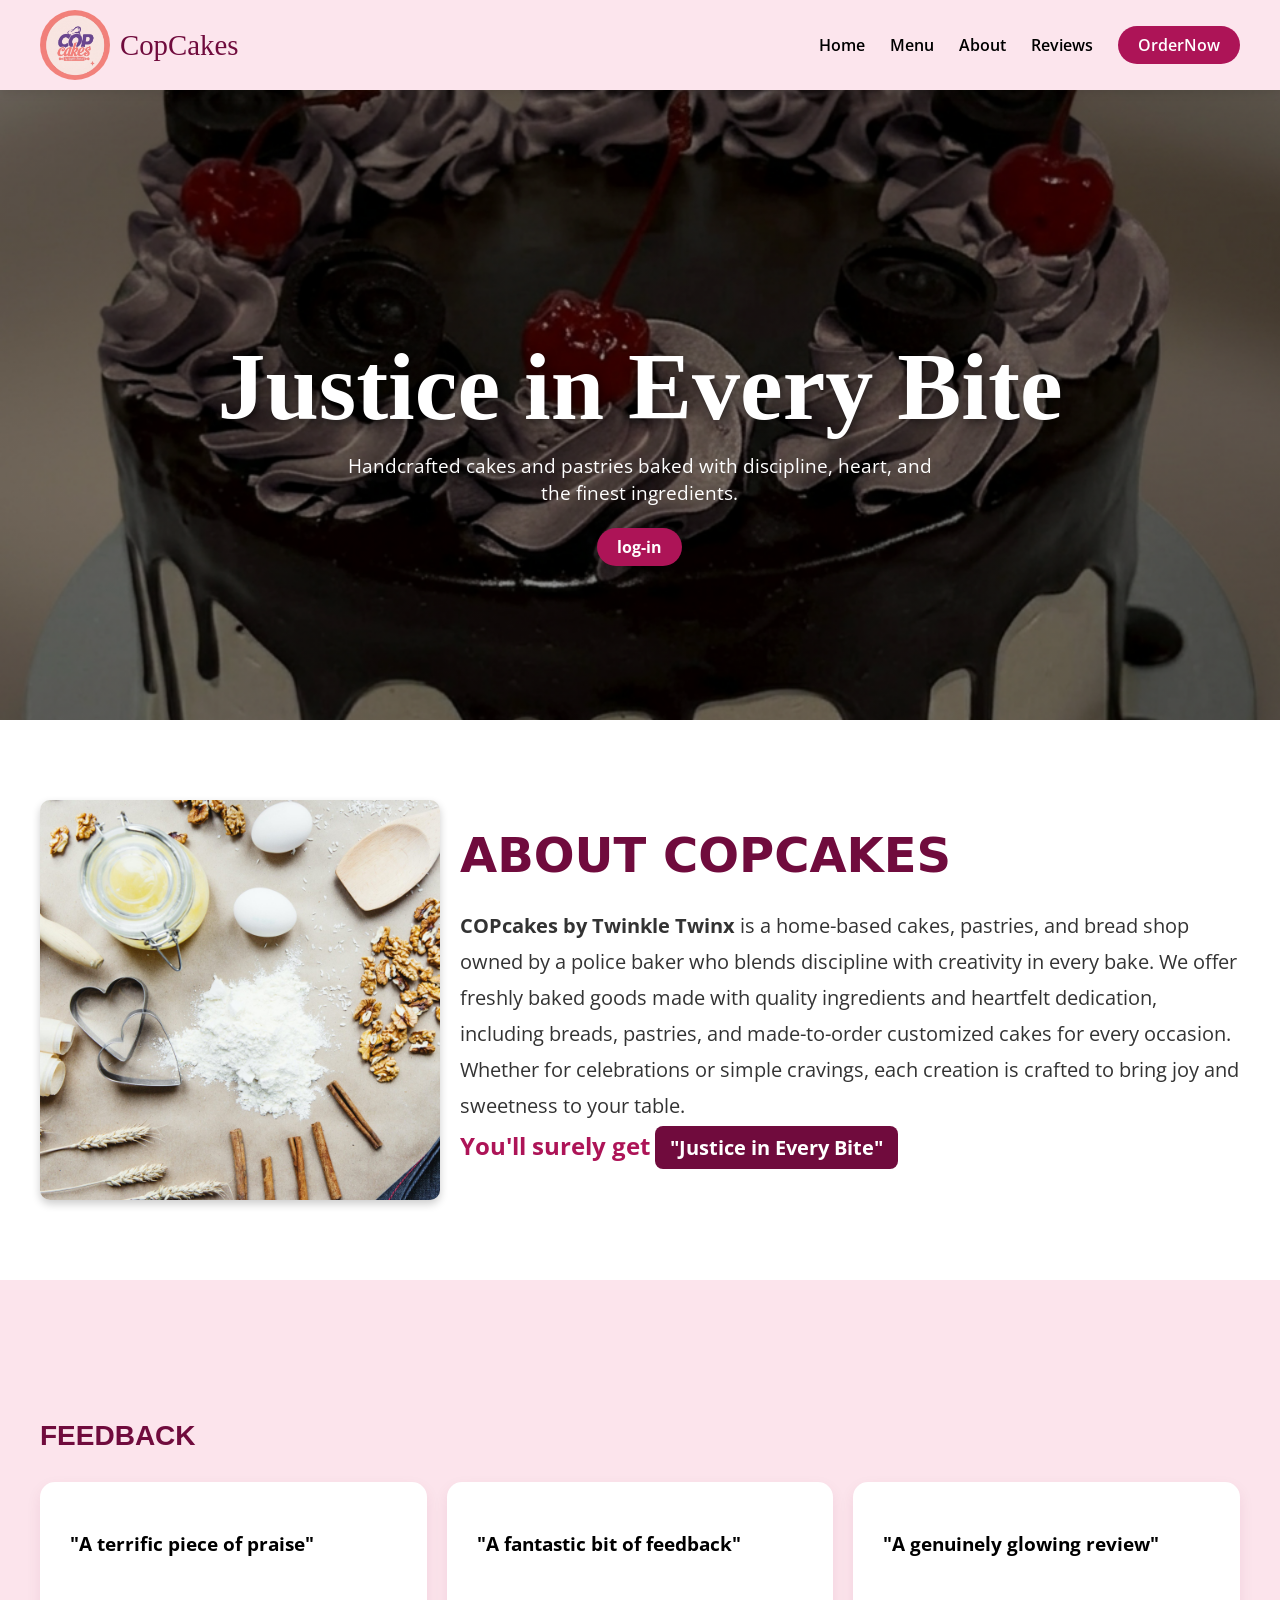
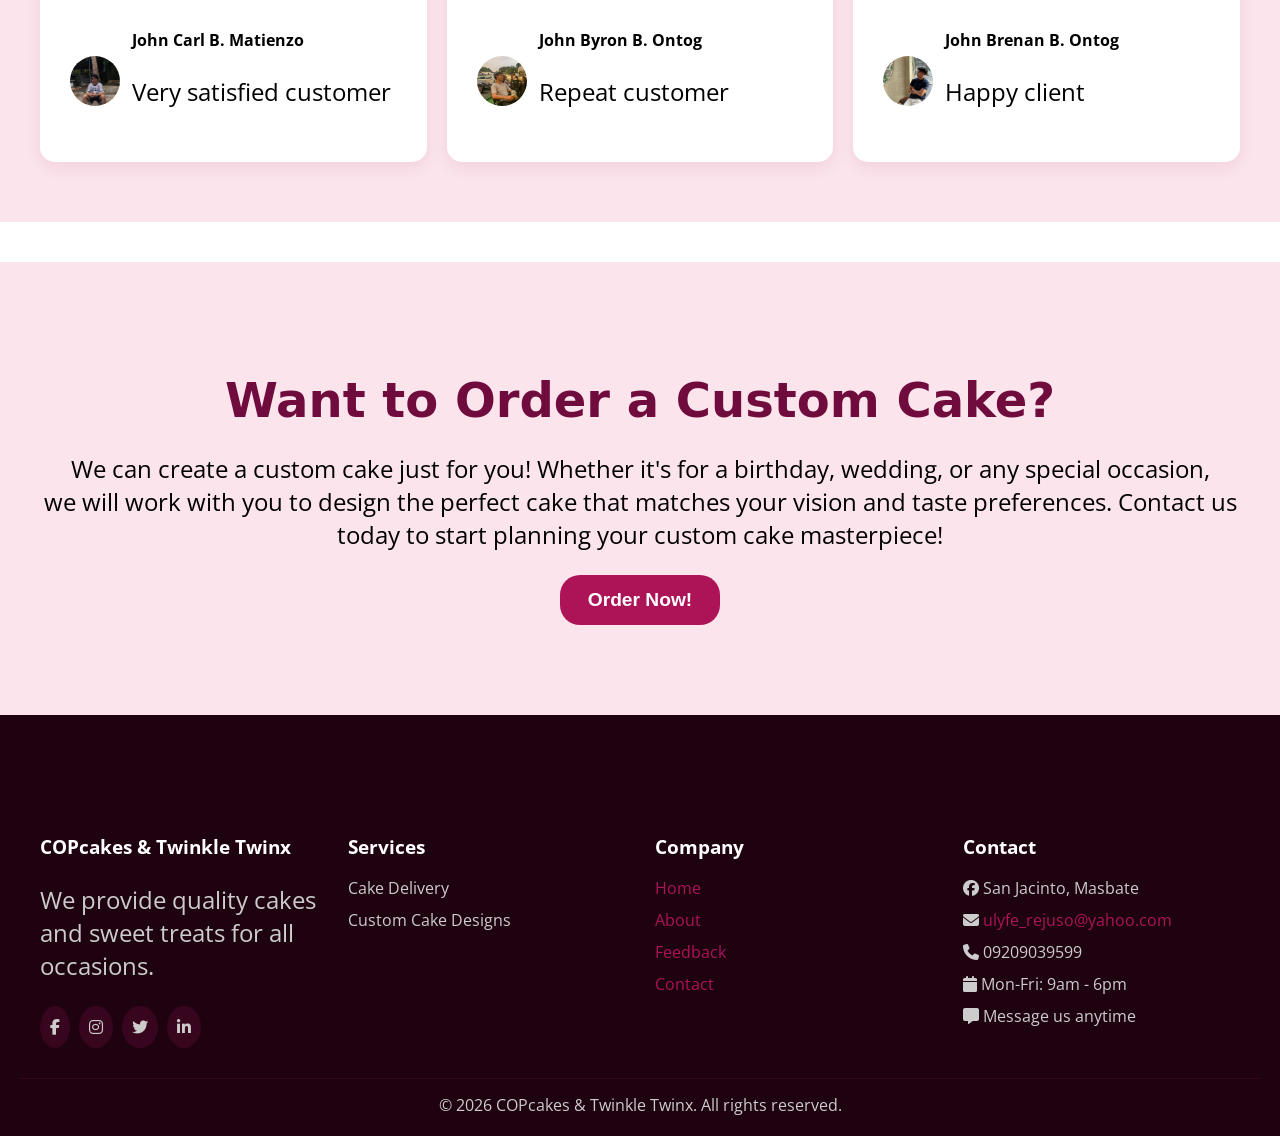
<file: index.html>
<!DOCTYPE html>
<html lang="en">
<head>
    <meta charset="UTF-8">
    <meta name="viewport" content="width=device-width, initial-scale=1.0">
    <title>Cake Website</title>
    <link href="https://fonts.googleapis.com/css2?family=Irish+Grover&family=Open+Sans:wght@400;700&display=swap" rel="stylesheet">
    <link rel="stylesheet" href="https://cdnjs.cloudflare.com/ajax/libs/font-awesome/6.5.1/css/all.min.css">
    <link rel="stylesheet" type="text/css" href="stylepage1.css">
    <script src="Javascript.js" defer></script>
</head>
<body>

<nav class="navbar">
    <div class="flex-container">
        <a href="#home" class="logo-area">
            <img src="Copcakes logo/COPCAKES LOGO.png" alt="CopCakes Logo" class="logo-img">
            <span class="brand-name">CopCakes</span>
        </a>
        
        <ul class="menu-items-wrapper">
            <li><a href="#home">Home</a></li>
            <li><a href="OrderNow.html">Menu</a></li>
            <li><a href="#about">About</a></li>
            <li><a href="#feedback">Reviews</a></li>
            <li><a href="#Contact" class="nav-cta">OrderNow</a></li>
        </ul>
    </div>
</nav>

<section id="home" class="hero-banner">
    <div class="hero-content">
        <h1 class="hero-title">Justice in Every Bite</h1>
        <p class="hero-subtitle">Handcrafted cakes and pastries baked with discipline, heart, and the finest ingredients.</p>
        <div class="hero-btns">
            <a href="#" class="login-btn" onclick="openLoginModal()">log-in</a>
        </div>
    </div>
</section>

<div id="loginModal" class="login-modal">
  <div class="login-box">
    <span class="close-login" onclick="closeLoginModal()"> &times; </span>
    <h2>WELCOME</h2>
    <input type="text" placeholder="Username">
    <input type="password" placeholder="Password">
    <button class="login-submit"> LOG IN </button>
    <p class="create-account"> Don't have an account? <a href="#">Create Account</a></p>
  </div>
</div>

<section id="about" class="about-section">
  <div class="about-container">
    <img class="about-image" src="Picture baking/Baking.jpg" alt="About Image">
    <div>
      <h2 class="about-title">ABOUT COPCAKES</h2>
      <p class="about-text">
        <strong>COPcakes by Twinkle Twinx</strong> is a home-based cakes, pastries, and bread shop 
        owned by a police baker who blends discipline with creativity in every bake. 
        We offer freshly baked goods made with quality ingredients and heartfelt dedication, 
        including breads, pastries, and made-to-order customized cakes for every occasion. 
        Whether for celebrations or simple cravings, each creation is crafted to bring joy 
        and sweetness to your table.<br><span class="about-slogan">You'll surely get</span> <span class="about-slogan1"><strong>"Justice in Every Bite"</strong></span>
      </p>
    </div>
  </div>
</section>

<section id="feedback" class="feedback-section">
  <h2 class="feedback-title">FEEDBACK</h2>
  <div class="feedback-container">
    <div class="feedback-card">
      <h3>"A terrific piece of praise"</h3>
      <div class="feedback-user">
        <img src="Feedback Pics/John Carl B. Matienzo.jpg" alt="User">
        <div>
          <strong>John Carl B. Matienzo</strong>
          <p>Very satisfied customer</p>
        </div>
      </div>
    </div>

    <div class="feedback-card">
      <h3>"A fantastic bit of feedback"</h3>
      <div class="feedback-user">
        <img src="Feedback Pics/John Byron B. Ontog.jpg" alt="User">
        <div>
          <strong>John Byron B. Ontog</strong>
          <p>Repeat customer</p>
        </div>
      </div>
    </div>

    <div class="feedback-card">
      <h3>"A genuinely glowing review"</h3>
      <div class="feedback-user">
        <img src="Feedback Pics/John Brenan B. Ontog.jpg" alt="User">
        <div>
          <strong>John Brenan B. Ontog</strong>
          <p>Happy client</p>
        </div>
      </div>
    </div>
  </div>
</section>

<section id="Contact" class="cta-section">
  <h1 class="cta-title"> Want to Order a Custom Cake? </h1>
  <p>
    We can create a custom cake just for you! Whether it's for a birthday, wedding, or any special occasion, 
    <br> we will work with you to design the perfect cake that matches your vision and taste preferences. 
    Contact us today to start planning your custom cake masterpiece!
  </p>
  <button class="cta-button"><a href="OrderNow.html"> Order Now! </a></button>
</section>

<footer>
  <div class="footer-container">
    <div class="footer-column">
        <h3>COPcakes & Twinkle Twinx</h3>
        <p>We provide quality cakes and sweet treats for all occasions.</p>
        <div class="social-icons">
            <span><i class="fab fa-facebook-f"></i></span>
            <span><i class="fab fa-instagram"></i></span>
            <span><i class="fab fa-twitter"></i></span>
            <span><i class="fab fa-linkedin-in"></i></span>
        </div>
    </div>

    <div class="footer-column">
        <h3>Services</h3>
        <ul>
            <li>Cake Delivery</li>
            <li>Custom Cake Designs</li>
        </ul>
    </div>

    <div class="footer-column">
        <h3>Company</h3>
        <ul class="menu-bottom">
            <li class="menu-item-botton"><a href="#home">Home</a></li>
            <li class="menu-item-botton"><a href="#about">About</a></li>
            <li class="menu-item-botton"><a href="#feedback">Feedback</a></li>
            <li class="menu-item-botton"><a href="#Contact">Contact</a></li>
        </ul>
    </div>

    <div class="footer-column">
        <h3>Contact</h3>
        <ul class="contact-info">
            <li><i class="fa-brands fa-facebook"></i> San Jacinto, Masbate</li>
            <li class="link-email"><i class="fa-solid fa-envelope"></i> <a href="https://mail.google.com/mail/u/0/#search/ulyfe_rejuso%40yahoo.com">ulyfe_rejuso@yahoo.com</a></li>
            <li><i class="fa-solid fa-phone"></i> 09209039599</li>
            <li><i class="fa-solid fa-calendar"></i> Mon-Fri: 9am - 6pm</li>
            <li><i class="fa-solid fa-message"></i> Message us anytime</li>
        </ul>
    </div>
  </div>
  <div class="footer-bottom">
    © 2026 COPcakes & Twinkle Twinx. All rights reserved.
  </div>
</footer>

</body>
</html>
</file>
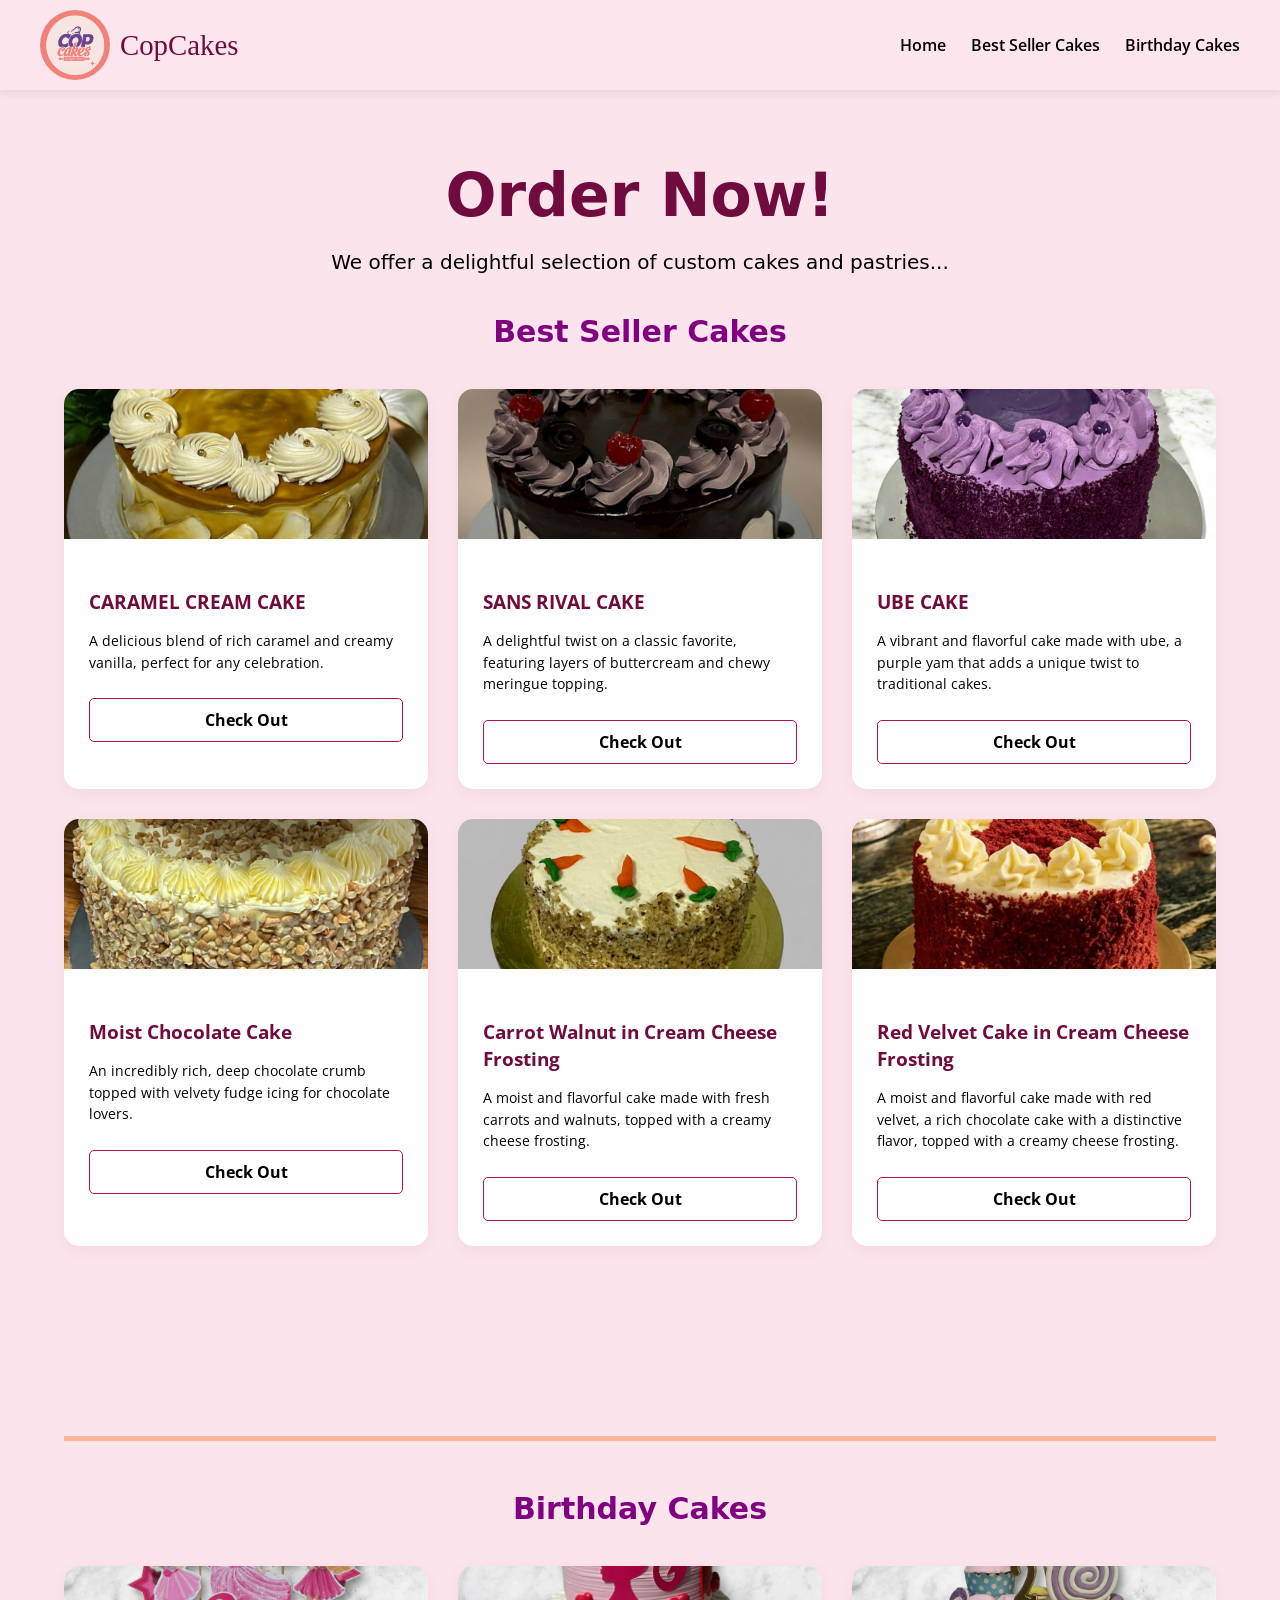
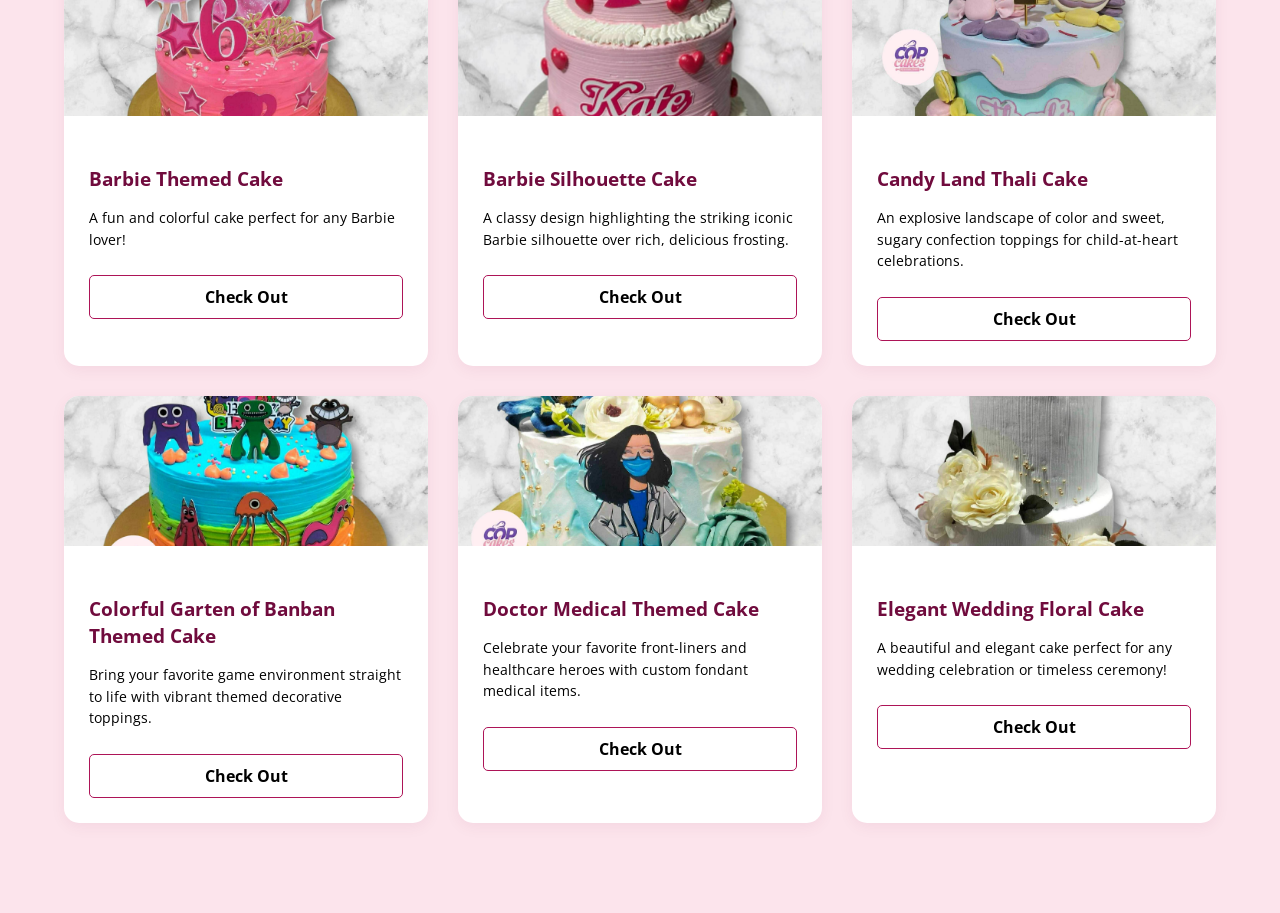
<file: OrderNow.html>
<!DOCTYPE html>
<html lang="en">
<head>
    <meta charset="UTF-8">
    <meta name="viewport" content="width=device-width, initial-scale=1.0">
    <link rel="stylesheet" href="stylepage1.css">
    <link href="https://fonts.googleapis.com/css2?family=Irish+Grover&family=Open+Sans:wght@400;700&display=swap" rel="stylesheet">
    <title>Copcakes - Caramel Cream Cake</title>
</head>
<body>

<nav class="navbar">
    <div class="flex-container">
        <a href="index.html#home" class="logo-area">
            <img src="Copcakes logo/COPCAKES LOGO.png" alt="CopCakes Logo" class="logo-img">
            <span class="brand-name">CopCakes</span>
        </a>
        
        <ul class="menu-items-wrapper">
            <li class="menu-item"><a href="index.html">Home</a></li>
            <li class="menu-item"><a href="#best-seller">Best Seller Cakes</a></li>
            <li class="menu-item"><a href="#birthday-cakes">Birthday Cakes</a></li>
        </ul>
    </div>
</nav>

<section id="best-seller" class="services-container" >
    
    <h2> Order Now! </h2>
    <p class="subtitle">We offer a delightful selection of custom cakes and pastries...</p>
    <h3 style="font-family: 'Irish Grover', system-ui; font-size: clamp(24px, 5vw, 30px); color: purple; margin: 20px 0;"> Best Seller Cakes </h3>

    <div class="services-grid">
        <div class="service-card">
            <div>
                <img src="Cakes/Fancy cakes/CARAMEL CREAM CAKE.png" alt="Caramel Cream Cake" class="header-image">
            </div>
            <div class="card-body">
                <h3>CARAMEL CREAM CAKE</h3>
                <p>A delicious blend of rich caramel and creamy vanilla, perfect for any celebration.</p>
                <a href="#" class="check-out-btn">Check Out</a>
            </div>
        </div>

        <div class="service-card">
            <div>
                <img src="Cakes/Fancy cakes/SANS RIVAL CAKE.png" alt="Sans Rival Cake" class="header-image">
            </div>
            <div class="card-body">
                <h3>SANS RIVAL CAKE</h3>
                <p>A delightful twist on a classic favorite, featuring layers of buttercream and chewy meringue topping.</p>
                <a href="#" class="check-out-btn">Check Out</a>
            </div>
        </div>

        <div class="service-card">
            <div>
                <img src="Cakes/Fancy cakes/UBE CAKE.png" alt="Ube Cake" class="header-image">
            </div>
            <div class="card-body">
                <h3>UBE CAKE</h3>
                <p>A vibrant and flavorful cake made with ube, a purple yam that adds a unique twist to traditional cakes.</p>
                <a href="#" class="check-out-btn">Check Out</a>
            </div>
        </div>

        <div class="service-card">
            <div>
                <img src="Cakes/Fancy cakes/MOIST CHOCOLATE CAKE.png" alt="Moist Chocolate Cake" class="header-image">
            </div>
            <div class="card-body">
                <h3>Moist Chocolate Cake</h3>
                <p>An incredibly rich, deep chocolate crumb topped with velvety fudge icing for chocolate lovers.</p>
                <a href="#" class="check-out-btn">Check Out</a>
            </div>
        </div>

         <div class="service-card">
            <div>
                <img src="Cakes/Fancy cakes/CARROT WALLNUT CAKE.png" alt="Carrot Walnut in Cream Cheese Frosting" class="header-image">
            </div>
            <div class="card-body">
                <h3>Carrot Walnut in Cream Cheese Frosting</h3>
                <p>A moist and flavorful cake made with fresh carrots and walnuts, topped with a creamy cheese frosting.</p>
                <a href="#" class="check-out-btn">Check Out</a>
            </div>
        </div>
        
        <div class="service-card">
            <div>
                <img src="Cakes/Fancy cakes/RED VELVET CAKE.png" alt="Red Velvet Cake in Cream Cheese Frosting" class="header-image">
            </div>
            <div class="card-body">
                <h3>Red Velvet Cake in Cream Cheese Frosting</h3>
                <p>A moist and flavorful cake made with red velvet, a rich chocolate cake with a distinctive flavor, topped with a creamy cheese frosting.</p>
                <a href="#" class="check-out-btn">Check Out</a>
            </div>
        </div>
    </div>
</section>

<section id="birthday-cakes" class="services-container">
    <hr style="margin: 50px 0; border: none; border-top: 5px solid #FFB399;">
    <h3 style="font-family: 'Irish Grover', system-ui; font-size: clamp(24px, 5vw, 30px); color: purple; margin: 20px 0; text-align: center;"> Birthday Cakes </h3>
    
    <div class="services-grid">
        <div class="service-card">
            <div>
                <img src="Cakes/Bday Cakes/Barbie themed cake.png" alt="Barbie Themed Cake" class="header-image">
            </div>
            <div class="card-body">
                <h3>Barbie Themed Cake</h3>
                <p>A fun and colorful cake perfect for any Barbie lover!</p>
                <a href="#" class="check-out-btn">Check Out</a>
            </div>
        </div>

         <div class="service-card">
            <div>
                <img src="Cakes/Bday Cakes/Barbie_Silhouette_Kate_Cake.png" alt="Barbie Silhouette Kate Cake" class="header-image">
            </div>
            <div class="card-body">
                <h3>Barbie Silhouette Cake</h3>
                <p>A classy design highlighting the striking iconic Barbie silhouette over rich, delicious frosting.</p>
                <a href="#" class="check-out-btn">Check Out</a>
            </div>
        </div>
        
        <div class="service-card">
            <div>
                <img src="Cakes/Bday Cakes/Candy_Land_Thali_Cake.png" alt="Candy Land Thali Cake" class="header-image">
            </div>
            <div class="card-body">
                <h3>Candy Land Thali Cake</h3>
                <p>An explosive landscape of color and sweet, sugary confection toppings for child-at-heart celebrations.</p>
                <a href="#" class="check-out-btn">Check Out</a>
            </div>
        </div>

        <div class="service-card">
            <div>
                <img src="Cakes/Bday Cakes/Colorful Garten of Banban themed cake.png" alt="Colorful Garten of Banban Themed Cake" class="header-image">
            </div>
            <div class="card-body">
                <h3>Colorful Garten of Banban Themed Cake</h3>
                <p>Bring your favorite game environment straight to life with vibrant themed decorative toppings.</p>
                <a href="#" class="check-out-btn">Check Out</a>
            </div>
        </div>
        
        <div class="service-card">
            <div>
                <img src="Cakes/Bday Cakes/DoctorMedical themed cake.png" alt="Doctor Medical Themed Cake" class="header-image">
            </div>
            <div class="card-body">
                <h3>Doctor Medical Themed Cake</h3>
                <p>Celebrate your favorite front-liners and healthcare heroes with custom fondant medical items.</p>
                <a href="#" class="check-out-btn">Check Out</a>
            </div>
        </div>

        <div class="service-card">
            <div>
                <img src="Cakes/Bday Cakes/Elegant_Wedding_Floral_Cake.png" alt="Elegant Wedding Floral Cake" class="header-image">
            </div>
            <div class="card-body">
                <h3>Elegant Wedding Floral Cake</h3>
                <p>A beautiful and elegant cake perfect for any wedding celebration or timeless ceremony!</p>
                <a href="#" class="check-out-btn">Check Out</a>
            </div>
        </div>
    </div>
</section>

</body>
</html>
</file>
<file: stylepage1.css>
/* Added Missing Global Variables */
html {
  scroll-behavior: smooth;
  scroll-padding-top: 100px; 
}

#home {
  scroll-margin-top: 100px;
}

/* Base Styles */
body {
  color: black;
  margin: 0;
  font-family: 'Open Sans', sans-serif;
}

/* Navbar Layout */
.navbar {
  position: sticky;
  top: 0;
  z-index: 1000;
  /* Soft pink image base with opacity */
  background: rgba(252, 228, 236, 0.95); 
  backdrop-filter: blur(10px);
  padding: 10px 0;
  box-shadow: 0 2px 10px rgba(0,0,0,0.1);
}

.flex-container {
  max-width: 1200px;
  margin: 0 auto;
  display: flex;
  justify-content: space-between;
  align-items: center;
  padding: 0 20px;
}

.logo-area {
  display: flex;
  align-items: center;
  text-decoration: none;
  gap: 10px;
}

.brand-name {
  font-family: 'Irish Grover', cursive;
  color: #700B3D; /* Deep Plum Magenta */
  font-size: 1.8rem;
}

.menu-items-wrapper {
  display: flex;
  list-style: none;
  gap: 25px;
  align-items: center;
}

.menu-items-wrapper a {
  text-decoration: none;
  color: black;
  font-weight: 600;
  transition: 0.3s;
}

.menu-items-wrapper a:hover { 
  color: #AD1457; /* Rich Velvet Raspberry */
}

.nav-cta {
  background: #AD1457; /* Rich Velvet Raspberry */
  color: white !important;
  padding: 8px 20px;
  border-radius: 20px;
  transition: 0.3s;
}

.nav-cta:hover {
  background-color: #4A0225 !important; /* Midnight Plum Hover */
}

/* LOGO LIST */
.logo-img {
  width: 70px;
  height: 70px;
  border-radius: 50%;
  animation: zoomIn 0.5s;
}

.logo-button {
  display: flex;
  justify-content: flex-start;
  border-radius: 50%;
  transition: all 0.3s;
  text-decoration: none;
}

.logo-button:hover {
  transform: scale(1.5);
}

p {
  justify-content: flex-start;
  font-size: 1.5rem;
  transition: all 0.3s;
}

.link-email a {
  text-decoration: none;
  color: white;
  font-size: 1rem;
}

.link-email:hover a {
  color: #F8BBD0; /* Accent Light Pink */
}

/* Hero Section */
.hero-banner {
  height: 70vh;
  background: linear-gradient(rgba(0,0,0,0.4), rgba(0,0,0,0.4)), 
              url('Cakes/Fancy cakes/SANS RIVAL CAKE.png');
  background-size: cover;
  background-position: center;
  display: flex;
  align-items: center;
  justify-content: center;
  text-align: center;
  color: white;
}

.hero-title {
  font-family: 'Irish Grover', cursive;
  font-size: clamp(3rem, 8vw, 6rem);
  margin-bottom: 10px;
  text-shadow: 2px 2px 10px rgba(0,0,0,0.5);
}

.hero-subtitle {
  font-size: 1.2rem;
  max-width: 600px;
  margin: 0 auto 30px;
}

/* Login Button */
.login-btn {
  background: #AD1457; /* Rich Velvet Raspberry */
  color: white;
  padding: 8px 20px;
  border-radius: 20px;
  transition: 0.3s;
  text-decoration: none;
  font-weight: bold;
}

.login-btn:hover {
  background-color: #4A0225;
}

/* LOGIN MODAL */
.login-modal {
  display: none;
  position: fixed;
  z-index: 2000;
  left: 0;
  top: 0;
  width: 100%;
  height: 100%;
  /* Dark backdrop with elegant magenta undercurrent */
  background: rgba(30, 3, 16, 0.4);
  backdrop-filter: blur(8px); 
  justify-content: center;
  align-items: center;
  transition: all 0.3s ease;
}

/* LOGIN CONTAINER BOX */
.login-box {
  background: white;
  padding: 40px 35px;
  border-radius: 20px; 
  width: 340px;
  text-align: center;
  position: relative;
  box-shadow: 0 15px 35px rgba(112, 11, 61, 0.15); 
  animation: zoomIn 0.35s cubic-bezier(0.34, 1.56, 0.64, 1); 
}

/* CLOSE BUTTON */
.close-login {
  position: absolute;
  top: 15px;
  right: 20px;
  font-size: 28px;
  color: #aaa;
  cursor: pointer;
  transition: all 0.2s ease;
}

.close-login:hover {
  color: #AD1457;
  transform: scale(1.1);
}

/* INPUT FIELDS */
.login-box input {
  width: 100%;
  padding: 14px;
  margin: 12px 0;
  border-radius: 10px;
  border: 2px solid #f0f0f0;
  font-size: 15px;
  box-sizing: border-box; 
  transition: all 0.3s ease;
  background-color: #fafafa;
}

/* Focus input glow matched with theme */
.login-box input:focus {
  border-color: #AD1457;
  background-color: #fff;
  outline: none;
  box-shadow: 0 0 8px rgba(173, 20, 87, 0.25);
}

/* SUBMIT BUTTON */
.login-submit {
  width: 100%;
  padding: 14px;
  background: #AD1457; /* Rich Velvet Raspberry */
  color: white;
  border: none;
  border-radius: 10px;
  font-size: 16px;
  font-weight: 700;
  letter-spacing: 0.5px;
  cursor: pointer;
  box-shadow: 0 4px 10px rgba(173, 20, 87, 0.3);
  transition: all 0.3s ease;
  margin-top: 15px;
}

.login-submit:hover {
  background: #4A0225;
  box-shadow: 0 6px 14px rgba(74, 2, 37, 0.4);
  transform: translateY(-1px);
}

.login-submit:active {
  transform: translateY(1px);
}

/* SIGN UP TEXT LINK */
.create-account {
  margin-top: 25px;
  font-size: 14px;
  color: #666;
}

.create-account a {
  color: #AD1457;
  font-weight: bold;
  text-decoration: none;
  border-bottom: 1px solid transparent;
  transition: border-color 0.2s ease;
}

.create-account a:hover {
  border-color: #AD1457; 
}

/* Get Started Button */
.GetStartedButton {
  display: flex;
  justify-content: center;
  margin-top: 20px;
}

.GetStartedButton a {
  text-decoration: none;
  color: #000;
  font-weight: bold;
}

.get-started {
  background-color: #F8BBD0; /* Palette Accent Pink */
  padding: 15px 40px;
  border-radius: 30px;
  border: 2px solid transparent;
  transition: all 0.3s;
}

.get-started:hover {
  background-color: #AD1457;
  color: white;
  transform: scale(1.05);
}    

/* ABOUT SECTION */
.about-section {
  background: white;
  padding: 80px 20px;
  text-align: center;
}

.about-container {
  display: flex; 
  align-items: flex-start; 
  gap: 40px; 
  max-width: 1200px; 
  margin: 0 auto;
}

.about-title {
  font-size: clamp(36px, 5vw, 48px);
  font-family: "Irish Grover", system-ui;
  color: #700B3D; /* Deep Plum Magenta */
  margin: 20px 0;
}

.about-text {
  margin-top: 0;
  font-size: clamp(16px, 2vw, 20px);
  line-height: 1.8;
  color: #333;
  margin: 25px 0;
}

.about-slogan {
  font-size: 24px;
  font-weight: bold;
  color: #AD1457;
}

.about-slogan1 {
  background: #700B3D; /* Deep Plum Magenta Badge */
  color: white;
  padding: 8px 15px;
  border-radius: 8px;
}

.about-image {
  position: relative;
  border-radius: 10px;
  width: calc(40% - 20px);
  height: auto;
  margin: 0 auto;
  max-width: 100%;
  max-height: 100%;
  cursor: pointer;
  transition: transform 0.5s ease;
  box-shadow: 0 4px 8px rgba(0, 0, 0, 0.2);
}

.about-image:hover {
  transform: scale(1.1);
}

/* CONTACT SECTION */
.contact-section {
    background: #1F0210; /* Ultra Dark Plum Footer / Contact base */
    color: white;
    padding: 50px;
    display: grid;
    grid-template-columns: 1fr 1fr;
}

/* SOCIAL */
.social-icons span {
    display: inline-block;
    background: #38051E; /* Cohesive deep magenta tiles */
    padding: 10px;
    border-radius: 50%;
    margin-right: 5px;
}

/* CTA */
.cta-section {
    background: #FCE4EC; /* Soft Light Pink Base */
    color: black;
    text-align: center;
    padding: 90px 20px;
}

.cta-button {
    background: #AD1457; /* Rich Velvet Raspberry */
    color: white;
    font-weight: bold;
    padding: 14px 28px;
    border-radius: 20px;
    font-size: 1.2rem;
    border: none;
    cursor: pointer;
    transition: all 0.3s;
}

.cta-button a {
    text-decoration: none;
    color: inherit;
}

.cta-button:hover {
    background: #4A0225;
    color: white;
    transform: scale(1.05);
}

.cta-title {
    font-size: clamp(36px, 5vw, 48px);
    font-family: "Irish Grover", system-ui;
    color: #700B3D; /* Deep Plum Magenta */
    margin: 20px 0;
}

/* FOOTER */
footer {
    background: #1F0210; /* Ultra Dark Plum Background */
    color: #ccc;
    padding: 100px 20px 20px;
}

.footer-container {
    display: grid;
    grid-template-columns: repeat(4, 1fr);
    gap: 40px;
    max-width: 1200px;
    margin: auto;
}

.footer-column h3 {
    color: white;
}

.footer-column ul {
    list-style: none;
    padding: 0;
}

.footer-column li {
    margin-bottom: 10px;
}

.footer-bottom {
    border-top: 1px solid #38051E;
    margin-top: 30px;
    padding-top: 15px;
    text-align: center;
}

.footer-column a {
    color: #AD1457;
    text-decoration: none;
    transition: color 0.3s;
}

.footer-column a:hover {
    background: #4A0225;
    color: white;
    transform: scale(1.05);
}

/* FEEDBACK SECTION */
.feedback-section {
  background: #FCE4EC; /* Soft Light Pink Base */
  padding: 120px 40px 60px;
  margin-bottom: 40px;
}

.feedback-title {
  font-size: 28px;
  font-weight: bold;
  margin-bottom: 30px;
  color: #700B3D; /* Deep Plum Magenta Header */
  font-family: sans-serif;
}

.feedback-container {
  display: grid;
  grid-template-columns: repeat(3, 1fr);
  gap: 35px;
}

.feedback-card {
  background: white;
  padding: 30px;             
  border-radius: 15px;        
  box-shadow: 0 6px 15px rgba(112, 11, 61, 0.08);
  transition: 0.3s;
  min-height: 220px;          
  display: flex;
  flex-direction: column;
  justify-content: space-between;
}

.feedback-card:hover {
  transform: translateY(-5px);
}

.feedback-user {
  display: flex;
  align-items: center;
  gap: 12px;
  margin-top: 15px;
}

.feedback-user img {
  width: 50px;
  height: 50px;
  border-radius: 50%;
}

/* FOR Order Now Page */
h2 {
  font-family: "Irish Grover", system-ui;
  font-size: clamp(40px, 10vw, 60px);
  color: #700B3D; /* Deep Plum Magenta */
  margin: 20px 0;
}

p.subtitle {
  font-family: "Irish Grover", system-ui;
  font-size: clamp(16px, 3vw, 20px);
  color: black;
  margin-bottom: 40px;
}

.services-container {
    text-align: center;
    padding: 50px 5%;
    background-color: #FCE4EC; /* Soft Light Pink Base */
}

.services-grid {
    display: grid;
    grid-template-columns: repeat(3, 1fr);
    gap: 30px;
    max-width: 1200px;
    margin: 40px auto;
}

.service-card {
    background: white; /* Clean crisp cards against light pink backdrop */
    border-radius: 15px;
    overflow: hidden;
    box-shadow: 0 4px 15px rgba(112, 11, 61, 0.06);
    display: flex;
    flex-direction: column;
    text-align: left;
}

.header-image { 
    width: 100%;
    height: 150px;
    object-fit: cover;
    transition: transform 0.4s ease;
}

.header-image:hover {
    transform: scale(1.05);
}

.card-body {
    padding: 25px;
    flex-grow: 1;
}

.card-body h3 {
    margin-bottom: 15px;
    font-size: 1.2rem;
    color: #700B3D; /* Deep Plum Magenta Card Header */
}

.card-body p {
    font-size: 0.9rem;
    color: black;
    margin-bottom: 25px;
    line-height: 1.5;
}

.check-out-btn {
    display: block;
    text-align: center;
    text-decoration: none;
    color: #000;
    border: 1px solid #AD1457;
    padding: 10px;
    border-radius: 5px;
    font-weight: bold;
    transition: 0.3s ease;
}

.check-out-btn:hover {
    background-color: #AD1457;
    color: white;
    transform: scale(1.05);
}

/* ANIMATION */
@keyframes zoomIn {
  from {
    opacity: 0;
    transform: scale(0.92) translateY(10px);
  }
  to {
    opacity: 1;
    transform: scale(1) translateY(0);
  }
}

/* Mobile Layout Responsive Adjustments */
@media (max-width: 768px) {
    .flex-container {
        flex-direction: column;
        padding: 15px;
        text-align: center;
    }
    .menu-items-wrapper {
        margin-top: 15px;
        gap: 10px;
        padding-left: 0;
    }
}

.gallery {
    display: flex;
    flex-wrap: wrap;
    justify-content: center;
    gap: 20px;
    padding: 20px;
}

.gallery-item {
    width: 100%; 
    max-width: 350px;
    height: auto;
}

@media (min-width: 768px) {
    .gallery-item {
        width: calc(33.33% - 40px);
    }
}

.about-container {
    display: flex;
    flex-direction: column;
    align-items: center;
    text-align: center;
    gap: 20px;
}

.about-image {
    width: 90%;
    max-width: 400px;
}

@media (min-width: 768px) {
    .about-container {
        flex-direction: row;
        text-align: left;
    }
    .about-image {
        width: 40%;
    }
}

.feedback-container {
    display: grid;
    grid-template-columns: 1fr;
    gap: 20px;
}

@media (min-width: 768px) {
    .feedback-container {
        grid-template-columns: repeat(3, 1fr);
    }
}

.footer-container {
    display: grid;
    grid-template-columns: 1fr;
    gap: 30px;
    text-align: center;
}

.footer-column ul {
    padding: 0;
}

@media (min-width: 768px) {
    .footer-container {
        grid-template-columns: repeat(4, 1fr);
        text-align: left;
    }
}

@media (max-width: 600px) {
    .services-grid {
        grid-template-columns: 1fr;
        padding: 0 10px;
    }
    .hero-title {
        font-size: 60px;
    }
}
</file>
